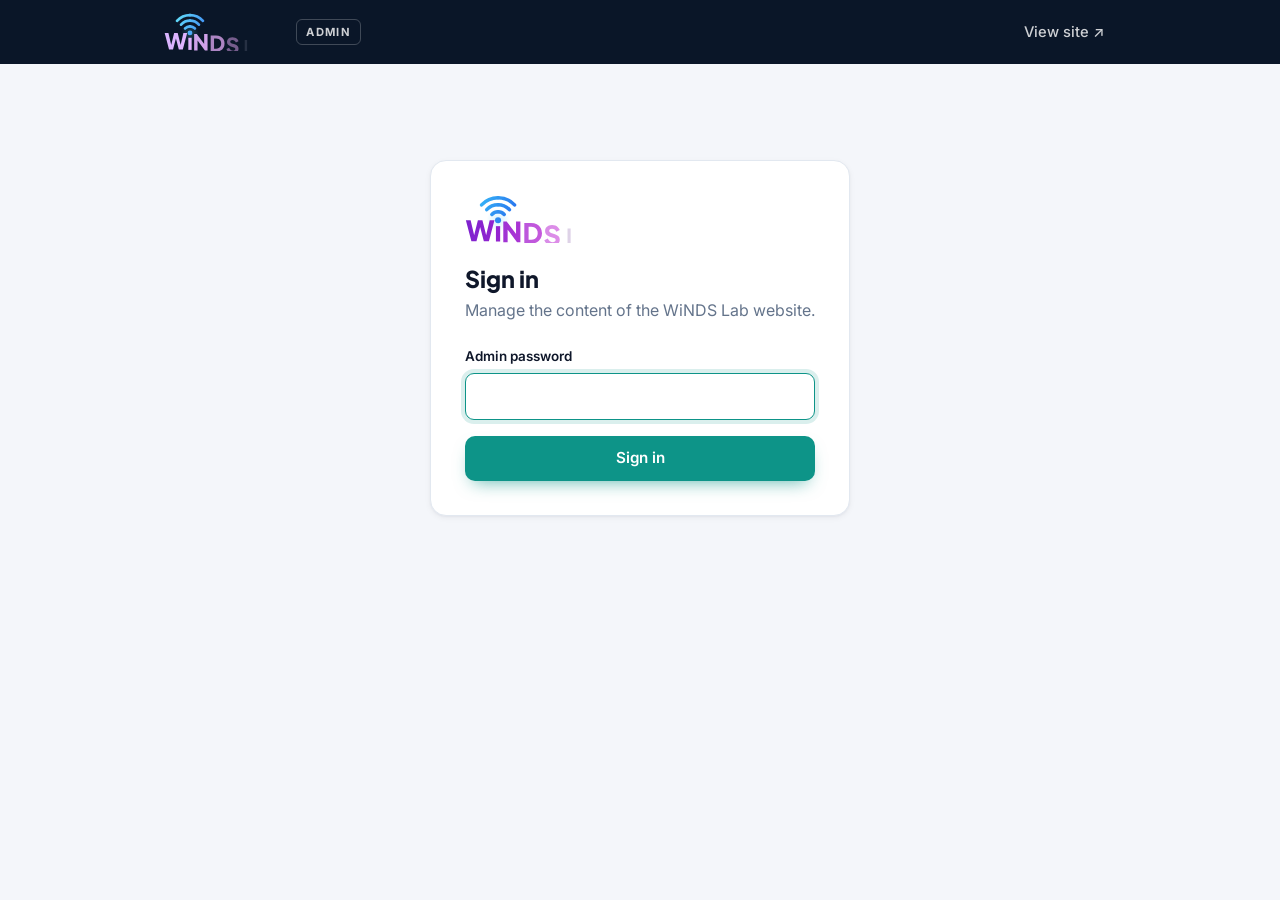
<file: admin.html>
<!doctype html>
<html lang="en">
<head>
  <meta charset="utf-8">
  <meta name="viewport" content="width=device-width, initial-scale=1">
  <meta name="robots" content="noindex, nofollow">
  <title>Admin · WiNDS Lab</title>
  <link rel="icon" href="assets/img/favicon.svg" type="image/svg+xml">
  <link rel="preconnect" href="https://fonts.googleapis.com">
  <link rel="preconnect" href="https://fonts.gstatic.com" crossorigin>
  <link href="https://fonts.googleapis.com/css2?family=Inter:wght@400;500;600;700&family=Plus+Jakarta+Sans:wght@600;700;800&display=swap" rel="stylesheet">
  <link rel="stylesheet" href="assets/style.css?v=20261118">
</head>
<body class="admin">

<header class="admin-bar">
  <div class="container nav-inner">
    <a class="logo admin-logo" href="index.html" aria-label="WiNDS Lab website">
      <img src="assets/img/logo-nav-dark.svg" alt="" width="119" height="38">
      <span class="admin-tag">Admin</span>
    </a>
    <nav class="admin-nav">
      <a href="index.html" target="_blank" rel="noopener">View site ↗</a>
      <a href="#" id="logout" hidden>Sign out</a>
    </nav>
  </div>
</header>

<main class="container">

  <!-- Shown when assets/config.js has no Google Script URL yet -->
  <div class="notice" id="setup-note" hidden>
    <strong>Almost there.</strong> The admin page needs your Google Apps Script URL.
    Follow the steps in <code>README.md</code>, then paste the URL into <code>scriptUrl</code> in <code>assets/config.js</code>.
  </div>

  <form class="panel login" id="login-form" hidden>
    <img class="login-logo" src="assets/img/logo-nav-light.svg" alt="WiNDS Lab" width="150" height="48">
    <h1>Sign in</h1>
    <p>Manage the content of the WiNDS Lab website.</p>
    <label class="field"><span>Admin password</span>
      <input type="password" id="password" autocomplete="current-password" required autofocus>
    </label>
    <button class="btn btn-primary" type="submit" id="login-btn">Sign in</button>
    <p class="error" id="login-error"></p>
  </form>

  <fieldset class="app" id="app" hidden>
    <div class="admin-head">
      <h1>Content manager</h1>
      <p>Add, edit, reorder, or delete what appears on the website.</p>
    </div>

    <div class="notice" id="empty-note" hidden>
      <strong>Your Google Sheet is empty.</strong> Use <em>Restore built-in content</em> at the bottom of this page to bring back the website’s existing content.
    </div>

    <nav class="tabs" id="tabs" role="tablist"></nav>

    <div class="notice" id="tab-note" hidden>
      <strong>One more step for this tab.</strong> Your Google Apps Script is older than the website, so it can’t save this section yet.
      Paste the latest <code>google-apps-script/Code.gs</code> into Apps Script and deploy a new version (README, “Updating the script”), then reload this page.
      Until then, the website shows this section’s built-in content.
    </div>

    <form class="panel" id="editor" novalidate>
      <h2 id="editor-title">Add</h2>
      <div class="form-grid" id="editor-fields"></div>
      <div class="form-actions">
        <button class="btn btn-primary" type="submit" id="editor-submit">Add</button>
        <button class="btn btn-ghost" type="button" id="editor-cancel" hidden>Cancel</button>
      </div>
    </form>

    <div class="list-head">
      <h2 id="list-title">Items</h2>
      <p class="small muted" id="list-hint"></p>
    </div>
    <ul class="items" id="items"></ul>

    <section class="panel" style="margin-top:40px">
      <h2>Tools</h2>
      <p class="small muted">Changes show up on the website within a few seconds. You can also edit the Google Sheet directly; the website follows it.</p>
      <div class="form-actions">
        <button class="btn btn-ghost" type="button" id="backup-btn">Download backup (data.js)</button>
        <button class="btn btn-ghost" type="button" id="import-btn">Restore built-in content</button>
      </div>
      <p class="small muted" style="margin:14px 0 0">
        <strong>Backup:</strong> save the downloaded file as <code>assets/data.js</code> to update the website’s offline copy.<br>
        <strong>Restore built-in content:</strong> adds any item from <code>assets/data.js</code> that isn’t in the Sheet yet. Nothing is deleted, and your own items and edits are kept. This runs by itself the first time you sign in.
      </p>
    </section>
  </fieldset>

</main>

<div class="toast" id="toast" role="status" aria-live="polite"></div>

<script src="assets/config.js?v=20261118"></script>
<script src="assets/data.js?v=20261118"></script>
<script src="assets/admin.js?v=20261118"></script>
</body>
</html>
</file>
<file: assets/style.css>
/* =====================================================================
   WiNDS Lab — stylesheet for the website and the admin page.
   Colours and fonts are defined once, here at the top.
   ===================================================================== */

:root {
  color-scheme: light;

  /* brand */
  --navy-950: #071122;
  --navy-900: #0a1628;
  --navy-800: #0f2240;
  --teal: #0d9488;
  --teal-700: #0f766e;
  --teal-bright: #2dd4bf;
  --teal-50: #f0fdfa;
  --teal-100: #ccfbf1;
  --indigo: #4f46e5;
  --indigo-50: #eef2ff;

  /* text & surfaces */
  --ink: #0f172a;
  --body: #334155;
  --muted: #64748b;
  --line: #e2e8f0;
  --line-strong: #cbd5e1;
  --bg: #ffffff;
  --bg-alt: #f6f8fb;

  /* label colours */
  --amber: #b45309;  --amber-50: #fffbeb;  --amber-100: #fde68a;
  --green: #15803d;  --green-50: #f0fdf4;
  --violet: #7c3aed; --violet-50: #f5f3ff;
  --sky: #0369a1;    --sky-50: #f0f9ff;
  --rose: #be123c;   --rose-50: #fff1f2;
  --slate: #475569;  --slate-50: #f1f5f9;
  --danger: #dc2626;

  --font-head: "Plus Jakarta Sans", "Inter", system-ui, -apple-system, "Segoe UI", Roboto, sans-serif;
  --font-body: "Inter", system-ui, -apple-system, "Segoe UI", Roboto, "Helvetica Neue", Arial, sans-serif;

  --radius: 18px;
  --shadow-sm: 0 1px 2px rgba(15, 23, 42, .04), 0 2px 6px rgba(15, 23, 42, .05);
  --shadow-md: 0 2px 4px rgba(15, 23, 42, .04), 0 14px 30px -10px rgba(15, 23, 42, .16);
  --shadow-lg: 0 30px 60px -22px rgba(15, 23, 42, .28), 0 8px 20px -8px rgba(15, 23, 42, .08);
  --nav-h: 72px;
}

/* ---------- base ---------- */
*, *::before, *::after { box-sizing: border-box; }
[hidden] { display: none !important; }
html { scroll-behavior: smooth; -webkit-text-size-adjust: 100%; }
body {
  margin: 0;
  background: var(--bg);
  color: var(--body);
  font: 400 16px/1.65 var(--font-body);
  -webkit-font-smoothing: antialiased;
  text-rendering: optimizeLegibility;
}
img, svg { display: block; max-width: 100%; }
a { color: var(--teal-700); text-decoration: none; }
a:hover { text-decoration: underline; text-underline-offset: 3px; }
h1, h2, h3, h4 { font-family: var(--font-head); color: var(--ink); line-height: 1.2; margin: 0; }
h1, h2 { text-wrap: balance; }
h3, h4 { text-wrap: pretty; }
p { margin: 0 0 1em; text-wrap: pretty; }
:focus-visible { outline: 3px solid rgba(45, 212, 191, .55); outline-offset: 2px; }

.container { width: 100%; max-width: 1200px; margin: 0 auto; padding: 0 24px; }
.muted { color: var(--muted); }
.small { font-size: .875rem; }
.skip { position: absolute; left: 16px; top: -60px; z-index: 100; background: #fff; color: var(--ink); padding: 10px 16px; border-radius: 8px; }
.skip:focus { top: 12px; }

/* ---------- buttons ---------- */
.btn {
  display: inline-flex; align-items: center; justify-content: center; gap: 8px;
  padding: 11px 20px; border-radius: 10px; border: 1px solid transparent;
  font: 600 .95rem/1.2 var(--font-body); white-space: nowrap; cursor: pointer;
  transition: transform .15s ease, box-shadow .2s ease, background-color .2s ease, border-color .2s ease, color .2s ease;
}
.btn:hover { text-decoration: none; transform: translateY(-1px); }
.btn:active { transform: none; }
.btn svg { width: 16px; height: 16px; flex: none; }
.btn-primary { background: var(--teal); color: #fff; box-shadow: 0 8px 18px -8px rgba(13, 148, 136, .7); }
.btn-primary:hover { background: var(--teal-700); color: #fff; }
.btn-glass { background: rgba(255, 255, 255, .08); color: #fff; border-color: rgba(255, 255, 255, .22); }
.btn-glass:hover { background: rgba(255, 255, 255, .15); color: #fff; }
.btn-outline, .btn-ghost { background: #fff; color: var(--ink); border-color: var(--line); }
.btn-outline:hover, .btn-ghost:hover { border-color: var(--line-strong); background: #f8fafc; color: var(--ink); }
.btn-danger { background: #fff; color: var(--danger); border-color: #fecaca; }
.btn-danger:hover { background: #fef2f2; color: var(--danger); }
.btn-lg { padding: 14px 26px; font-size: 1rem; border-radius: 12px; }
.btn-sm { padding: 7px 12px; font-size: .84rem; border-radius: 8px; }
.btn:disabled { opacity: .45; cursor: default; transform: none; box-shadow: none; }

/* ---------- navigation ---------- */
.site-nav {
  position: fixed; inset: 0 0 auto 0; z-index: 50; height: var(--nav-h);
  border-bottom: 1px solid transparent;
  transition: background-color .25s ease, border-color .25s ease, box-shadow .25s ease;
}
.nav-inner { height: 100%; display: flex; align-items: center; justify-content: space-between; gap: 24px; }
.logo { display: inline-flex; align-items: center; gap: 12px; color: #fff; }
.logo:hover { text-decoration: none; }
/* navbar logo: dark-background colours over the hero, the original colours once the bar turns white */
.logo-img { display: block; height: 46px; width: auto; }
.logo-img.on-light { display: none; }
.site-nav.scrolled .logo-img.on-dark, .site-nav.menu-open .logo-img.on-dark { display: none; }
.site-nav.scrolled .logo-img.on-light, .site-nav.menu-open .logo-img.on-light { display: block; }
@media (max-width: 640px) { .logo-img { height: 40px; } }
.footer-logo { display: inline-block; }
.footer-logo img { display: block; width: 200px; height: auto; }
.footer-about .footer-tagline { max-width: none; margin: 14px 0 0; font-size: .72rem; font-weight: 600; letter-spacing: .16em; text-transform: uppercase; color: rgba(255, 255, 255, .55); }
.logo-mark {
  flex: none; width: 40px; height: 40px; border-radius: 11px; display: grid; place-items: center;
  background: linear-gradient(135deg, #14b8a6, #6366f1); color: #fff;
  box-shadow: 0 6px 16px -6px rgba(79, 70, 229, .6);
}
.logo-mark svg { width: 26px; height: 26px; }
.logo-text { display: flex; flex-direction: column; line-height: 1.15; }
.logo-text strong { font-family: var(--font-head); font-size: 1.12rem; font-weight: 800; letter-spacing: -.01em; }
.logo-text small { font-size: .74rem; font-weight: 500; opacity: .68; letter-spacing: .01em; }

.nav-links { display: flex; align-items: center; gap: 2px; }
.site-nav .nav-links a:not(.btn) {
  color: rgba(255, 255, 255, .78); font-size: .94rem; font-weight: 500;
  padding: 8px 13px; border-radius: 8px; transition: color .2s, background-color .2s;
}
.site-nav .nav-links a:not(.btn):hover,
.site-nav .nav-links a.active { color: #fff; background: rgba(255, 255, 255, .09); text-decoration: none; }
.btn-nav { margin-left: 10px; padding: 9px 18px; }

.site-nav.scrolled, .site-nav.menu-open {
  background: rgba(255, 255, 255, .94);
  -webkit-backdrop-filter: saturate(180%) blur(14px); backdrop-filter: saturate(180%) blur(14px);
  border-bottom-color: var(--line); box-shadow: 0 6px 24px -14px rgba(15, 23, 42, .25);
}
.site-nav.scrolled .logo, .site-nav.menu-open .logo { color: var(--ink); }
.site-nav.scrolled .nav-links a:not(.btn) { color: var(--body); }
.site-nav.scrolled .nav-links a:not(.btn):hover,
.site-nav.scrolled .nav-links a.active { color: var(--teal-700); background: var(--teal-50); }

.menu-btn { display: none; position: relative; width: 44px; height: 44px; padding: 0; border: 0; border-radius: 10px; background: transparent; color: #fff; cursor: pointer; }
.menu-btn span { position: absolute; left: 12px; right: 12px; height: 2px; border-radius: 2px; background: currentColor; transition: transform .25s ease, opacity .2s ease; }
.menu-btn span:nth-child(1) { top: 15px; }
.menu-btn span:nth-child(2) { top: 21px; }
.menu-btn span:nth-child(3) { top: 27px; }
.site-nav.scrolled .menu-btn, .site-nav.menu-open .menu-btn { color: var(--ink); }
.menu-open .menu-btn span:nth-child(1) { transform: translateY(6px) rotate(45deg); }
.menu-open .menu-btn span:nth-child(2) { opacity: 0; }
.menu-open .menu-btn span:nth-child(3) { transform: translateY(-6px) rotate(-45deg); }

@media (max-width: 1024px) {
  .menu-btn { display: block; }
  .nav-links {
    display: none; position: absolute; top: calc(var(--nav-h) - 6px); left: 16px; right: 16px;
    flex-direction: column; align-items: stretch; gap: 2px; padding: 10px;
    background: #fff; border: 1px solid var(--line); border-radius: 16px; box-shadow: var(--shadow-lg);
  }
  .menu-open .nav-links { display: flex; }
  .site-nav .nav-links a:not(.btn) { color: var(--body); padding: 12px 14px; }
  .site-nav .nav-links a:not(.btn):hover, .site-nav .nav-links a.active { color: var(--teal-700); background: var(--teal-50); }
  .btn-nav { margin: 6px 0 0; padding: 12px; }
}

/* ---------- icons (two-tone line icons from app.js) ----------
   Each tile sets --gi-acc (accent colour) and --gi-bg (its own background) and `color` (line colour). */
.gi { display: block; width: 100%; height: 100%; overflow: visible; }
.gi .l { fill: none; stroke: currentColor; stroke-width: var(--gi-sw, 2); stroke-linecap: round; stroke-linejoin: round; transition: stroke .3s ease; }
.gi .l.thin { stroke-width: 1.3; opacity: .5; }
.gi .bg { fill: var(--gi-bg, #fff); transition: fill .3s ease; }
.gi .a { fill: none; stroke: var(--gi-acc, var(--teal)); stroke-width: var(--gi-sw, 2); stroke-linecap: round; stroke-linejoin: round; transition: stroke .3s ease; }
.gi .af { fill: var(--gi-acc, var(--teal)); transition: fill .3s ease; }
.gi .ck { fill: none; stroke: var(--gi-bg, #fff); stroke-width: 2; stroke-linecap: round; stroke-linejoin: round; }
.gi .dash { stroke-dasharray: 2.2 3.3; }
.gi .needle { transform-origin: 24px 30px; transform: rotate(-48deg); transition: transform .8s cubic-bezier(.34, 1.56, .64, 1); }
.gi .loop { transform-origin: 24px 24px; }
.gi .pk, .gi .q { transition: transform .3s ease; }
@keyframes gi-flow { to { stroke-dashoffset: -11; } }
@keyframes gi-blink { 0%, 100% { opacity: 1; } 50% { opacity: .15; } }
@keyframes gi-node { 0%, 100% { fill: var(--gi-bg, #fff); } 50% { fill: var(--gi-acc, var(--teal)); } }
@keyframes gi-slide { 0% { transform: translateX(-7px); opacity: 0; } 25%, 75% { opacity: 1; } 100% { transform: translateX(7px); opacity: 0; } }
@keyframes gi-jitter { to { transform: translateX(1.6px); } }
@keyframes gi-spin { to { transform: rotate(-360deg); } }
@keyframes gi-draw { 0% { stroke-dashoffset: 44; opacity: 1; } 40% { stroke-dashoffset: 0; } 88% { stroke-dashoffset: 0; opacity: 1; } 100% { stroke-dashoffset: 0; opacity: 0; } }
@keyframes gi-fire { 0%, 60%, 100% { opacity: 0; } 15%, 40% { opacity: 1; } }

/* ---------- hero ---------- */
.hero {
  position: relative; overflow: hidden; color: #fff;
  padding: calc(var(--nav-h) + 96px) 0 152px;
  background:
    radial-gradient(900px 520px at 85% 0%, rgba(20, 184, 166, .22), transparent 60%),
    radial-gradient(720px 480px at 0% 100%, rgba(99, 102, 241, .24), transparent 60%),
    linear-gradient(180deg, var(--navy-900) 0%, var(--navy-800) 100%);
}
.hero::before {
  content: ""; position: absolute; inset: 0; pointer-events: none;
  background-image: radial-gradient(rgba(255, 255, 255, .09) 1px, transparent 1px);
  background-size: 26px 26px;
  -webkit-mask-image: linear-gradient(180deg, #000 20%, transparent 95%); mask-image: linear-gradient(180deg, #000 20%, transparent 95%);
}
.hero > .container { position: relative; z-index: 1; }
.hero-copy { max-width: 640px; }
.hero-badge {
  display: inline-flex; align-items: center; gap: 10px; padding: 7px 16px 7px 12px; border-radius: 999px;
  background: rgba(255, 255, 255, .07); border: 1px solid rgba(255, 255, 255, .14);
  font-size: .86rem; font-weight: 500; color: rgba(255, 255, 255, .85);
}
.hero-badge .dot { width: 8px; height: 8px; border-radius: 50%; background: var(--teal-bright); box-shadow: 0 0 0 4px rgba(45, 212, 191, .2); }
.hero h1 {
  margin: 26px 0 22px; color: #fff;
  font-size: clamp(2.4rem, 5.2vw, 3.9rem); font-weight: 800; line-height: 1.06; letter-spacing: -.03em;
}
.hero h1 .accent { background: linear-gradient(90deg, #5eead4, #a5b4fc); -webkit-background-clip: text; background-clip: text; color: transparent; }
.hero-lead { max-width: 580px; margin: 0 0 36px; font-size: 1.15rem; line-height: 1.7; color: rgba(255, 255, 255, .74); }
.hero-actions { display: flex; flex-wrap: wrap; gap: 12px; }

/* background scene: IoT nodes, robots, a drone and a gateway linked by wireless links */
.hero-scene {   /* sits in the space to the right of the headline, scaled to fit */
  position: absolute; top: var(--nav-h); bottom: 72px; right: 0; max-width: 820px;
  left: calc(max(24px, 50vw - 576px) + 540px);
  pointer-events: none;
  -webkit-mask-image: linear-gradient(90deg, transparent 0, #000 14%); mask-image: linear-gradient(90deg, transparent 0, #000 14%);
}
.hero-scene svg { width: 100%; height: 100%; overflow: visible; }
.hero-scene .cov { fill: none; stroke: rgba(148, 163, 184, .12); stroke-width: 1; }
.hero-scene .pulse { fill: none; stroke: rgba(45, 212, 191, .45); stroke-width: 1.2; transform-box: fill-box; transform-origin: center; animation: ping 5.1s ease-out infinite; opacity: 0; }
.hero-scene .links path { fill: none; stroke: rgba(148, 163, 184, .45); stroke-width: 1.3; stroke-dasharray: 2 7; stroke-linecap: round; animation: flow 1.5s linear infinite; }
.hero-scene .d-body { fill: #0c1c35; stroke: rgba(203, 213, 225, .6); stroke-width: 1.5; }
.hero-scene .d-line { fill: none; stroke: rgba(203, 213, 225, .6); stroke-width: 1.5; }
.hero-scene .d-rotor { fill: none; stroke: rgba(203, 213, 225, .42); stroke-width: 1.3; }
.hero-scene .d-acc { fill: #2dd4bf; }
.hero-scene .d-led { fill: #2dd4bf; animation: blink 2.8s ease-in-out infinite; animation-delay: var(--d, 0s); }
.hero-scene .d-sig { fill: none; stroke: #2dd4bf; stroke-width: 1.5; opacity: .8; }
.hero-scene .d-rotor { transform-box: fill-box; transform-origin: center; animation: rotor .16s linear infinite; }
.hero-scene .road { fill: none; stroke: rgba(148, 163, 184, .2); stroke-width: 1.2; }
.hero-scene .lane { fill: none; stroke: rgba(148, 163, 184, .22); stroke-width: 1.2; stroke-dasharray: 14 12; }
.hero-scene .links .ln-node { stroke: rgba(148, 163, 184, .26); }
.hero-scene .links .ho { stroke: #5eead4; stroke-width: 2; stroke-dasharray: none; }
.hero-scene .old-link { fill: none; stroke: rgba(203, 213, 225, .6); stroke-width: 1.3; stroke-dasharray: 2 7; animation: fadeout 1s ease-out forwards; }
.hero-scene .burst { fill: none; stroke: #5eead4; stroke-width: 1.4; transform-box: fill-box; transform-origin: center; animation: burst 1.1s ease-out forwards; }
.hero-scene .ho-label { fill: #99f6e4; font-family: var(--font-body); font-size: 12px; font-weight: 700; letter-spacing: .14em; text-anchor: middle; animation: holabel 1.8s ease-out forwards; }
@keyframes burst { from { transform: scale(.3); opacity: 1; } to { transform: scale(2.6); opacity: 0; } }
@keyframes fadeout { from { opacity: 1; } to { opacity: 0; } }
@keyframes holabel { 0% { opacity: 0; } 15%, 70% { opacity: 1; } 100% { opacity: 0; } }
.dev *, .device-art * { vector-effect: non-scaling-stroke; stroke-linecap: round; stroke-linejoin: round; }
@keyframes ping { from { transform: scale(.4); opacity: .9; } to { transform: scale(3.2); opacity: 0; } }
@keyframes flow { to { stroke-dashoffset: -18; } }
@keyframes blink { 0%, 100% { opacity: 1; } 50% { opacity: .25; } }
@keyframes rotor { 0%, 100% { transform: scaleX(1); } 50% { transform: scaleX(.35); } }

@media (max-width: 960px) {
  .hero { padding: calc(var(--nav-h) + 56px) 0 96px; }
  .hero-scene {   /* phones and tablets: the network sits below the buttons instead of behind the text */
    position: relative; top: auto; bottom: auto; left: auto; right: auto; max-width: none;
    height: clamp(240px, 62vw, 420px); margin: 28px 0 0; -webkit-mask-image: none; mask-image: none;
  }
  .hero-scene .ho-label { font-size: 20px; }
}

/* ---------- stats bar ---------- */
.stats {
  position: relative; z-index: 2; margin-top: -72px;
  display: grid; grid-template-columns: repeat(4, 1fr);
  background: #fff; border: 1px solid var(--line); border-radius: 20px; box-shadow: var(--shadow-lg);
}
.stat { display: flex; align-items: center; gap: 16px; padding: 28px 28px; border-left: 1px solid var(--line); }
.stat-icon { flex: none; width: 52px; height: 52px; padding: 8px; --gi-sw: 2.2; border-radius: 14px; background: var(--teal-50); color: var(--navy-800); --gi-acc: var(--teal); --gi-bg: var(--teal-50); }
.stat:first-child { border-left: 0; }
.stat-num { font-family: var(--font-head); font-size: 2.3rem; font-weight: 800; line-height: 1; letter-spacing: -.03em; color: var(--ink); }
.stat-num .unit { margin-left: 3px; font-size: .55em; color: var(--teal); letter-spacing: 0; }
.stat-label { margin-top: 10px; font-size: .9rem; font-weight: 500; color: var(--muted); }
@media (max-width: 1080px) {
  .stats { grid-template-columns: 1fr 1fr; }
  .stat:nth-child(3) { border-left: 0; }
  .stat:nth-child(n+3) { border-top: 1px solid var(--line); }
}
@media (max-width: 560px) {
  .stat { flex-direction: column; align-items: flex-start; gap: 12px; padding: 22px 20px; }
  .stat-icon { width: 42px; height: 42px; padding: 7px; border-radius: 12px; }
  .stat-num { font-size: 1.9rem; }
}

/* ---------- sections ---------- */
.section { padding: 100px 0; }
.section-alt { background: var(--bg-alt); }
.section-dark {
  position: relative; color: rgba(255, 255, 255, .75);
  background:
    radial-gradient(760px 380px at 100% 0%, rgba(45, 212, 191, .14), transparent 60%),
    radial-gradient(640px 360px at 0% 100%, rgba(99, 102, 241, .18), transparent 60%),
    linear-gradient(180deg, var(--navy-900), var(--navy-800));
}
.section-dark .eyebrow { color: var(--teal-bright); }
.section-dark .section-title { color: #fff; }
.section-dark .section-desc { color: rgba(255, 255, 255, .62); }
section[id] { scroll-margin-top: var(--nav-h); }
.section-head { max-width: 700px; margin-bottom: 52px; }
.section-head.with-action { max-width: none; display: flex; justify-content: space-between; align-items: flex-end; gap: 24px; flex-wrap: wrap; }
.section-head.with-action > div { max-width: 700px; }
.eyebrow {
  display: inline-flex; align-items: center; gap: 10px;
  font-size: .78rem; font-weight: 700; letter-spacing: .14em; text-transform: uppercase; color: var(--teal-700);
}
.eyebrow::before { content: ""; width: 22px; height: 2px; border-radius: 2px; background: currentColor; }
.section-title { margin: 14px 0 16px; font-size: clamp(1.85rem, 3.3vw, 2.6rem); font-weight: 800; letter-spacing: -.02em; line-height: 1.14; }
.section-desc { margin: 0; font-size: 1.08rem; color: var(--muted); }
@media (max-width: 760px) { .section { padding: 72px 0; } .section-head { margin-bottom: 36px; } }

/* reveal on scroll (only when JavaScript is running) */
.js .reveal { opacity: 0; transform: translateY(18px); transition: opacity .7s ease, transform .7s ease; }
.js .reveal.in { opacity: 1; transform: none; }

/* ---------- about ---------- */
.mission { display: grid; grid-template-columns: 1.25fr 1fr; gap: 72px; align-items: end; }
.statement {
  margin: 18px 0 0; font-size: clamp(1.7rem, 3vw, 2.35rem); font-weight: 700; line-height: 1.28; letter-spacing: -.02em; color: var(--ink);
}
.statement span { color: var(--muted); }
.mission-text p { font-size: 1.04rem; }
.mission-text p:last-child { margin-bottom: 0; }

.process { list-style: none; margin: 64px 0 0; padding: 0; display: grid; grid-template-columns: repeat(3, 1fr); gap: 32px; position: relative; }
.process::before {   /* line connecting the three steps */
  content: ""; position: absolute; top: 32px; left: 32px; right: calc(33.33% - 4px);
  border-top: 2px dashed var(--line-strong);
}
.process li { position: relative; }
.process-icon {
  position: relative; display: block; width: 64px; height: 64px; margin-bottom: 20px; padding: 9px; --gi-sw: 2.2;
  border-radius: 17px; background: var(--navy-900); color: rgba(226, 232, 240, .92);
  --gi-acc: var(--teal-bright); --gi-bg: var(--navy-900);
  box-shadow: 0 0 0 8px #fff, 0 14px 26px -14px rgba(10, 22, 40, .7);
}
.process-icon .gi-simulate .draw { stroke-dasharray: 44; animation: gi-draw 3.4s ease-in-out infinite; }
.process-icon .gi-hardware .arc1 { animation: gi-blink 1.8s ease-in-out infinite; }
.process-icon .gi-hardware .led { animation: gi-blink 1.1s steps(2) infinite; }
.process-icon .gi-learn .lit { opacity: 0; animation: gi-fire 2.4s ease-in-out infinite; }
.process-icon .gi-learn .d1 { animation-delay: .45s; }
.process-icon .gi-learn .d2 { animation-delay: .9s; }
.process-step { display: block; margin-bottom: 4px; font-size: .74rem; font-weight: 700; letter-spacing: .12em; text-transform: uppercase; color: var(--teal-700); }
.process h3 { margin: 0 0 8px; font-size: 1.2rem; }
.process p { margin: 0; color: var(--muted); font-size: .97rem; max-width: 34ch; }
@media (max-width: 960px) {
  .mission { grid-template-columns: 1fr; gap: 24px; }
  .process { grid-template-columns: 1fr; gap: 28px; margin-top: 48px; }
  .process::before { top: 32px; bottom: 32px; left: 31px; right: auto; border-top: 0; border-left: 2px dashed var(--line-strong); }
  .process li { padding-left: 84px; }
  .process-icon { position: absolute; left: 0; top: 0; }
}

/* ---------- research ---------- */
.feature-grid {
  display: grid; grid-template-columns: repeat(3, 1fr); overflow: hidden;
  background: #fff; border: 1px solid var(--line); border-radius: 22px; box-shadow: var(--shadow-sm);
}
.feature { position: relative; display: flex; flex-direction: column; padding: 36px 34px 34px; outline: 1px solid var(--line); transition: background-color .25s ease; }
.feature::before {
  content: ""; position: absolute; inset: 0 0 auto 0; height: 3px; background: linear-gradient(90deg, var(--teal-bright), #6366f1);
  transform: scaleX(0); transform-origin: left; transition: transform .35s ease;
}
.feature:hover { background: #fbfcfd; }
.feature:hover::before { transform: scaleX(1); }
.feature-icon {
  display: block; width: 64px; height: 64px; padding: 9px; margin-bottom: 24px; border-radius: 18px; --gi-sw: 2.1;
  background: var(--teal-50); border: 1px solid var(--teal-100); color: var(--navy-800);
  --gi-acc: var(--teal); --gi-bg: var(--teal-50);
  transition: background-color .3s ease, border-color .3s ease, box-shadow .3s ease, transform .3s ease;
}
.feature:hover .feature-icon {
  background: var(--navy-900); border-color: var(--navy-900); color: #e2e8f0;
  --gi-acc: var(--teal-bright); --gi-bg: var(--navy-900);
  box-shadow: 0 14px 26px -14px rgba(10, 22, 40, .75); transform: translateY(-2px);
}
.feature:hover .gi-iot .dash, .feature:hover .gi-edge .dash { animation: gi-flow .9s linear infinite; }
.feature:hover .gi-iot .n, .feature:hover .gi-edge .n { animation: gi-node 1.4s ease-in-out infinite; }
.feature:hover .gi-wireless .arc1 { animation: gi-blink 1.2s ease-in-out infinite; }
.feature:hover .gi-wireless .arc2 { animation: gi-blink 1.2s ease-in-out .3s infinite; }
.feature:hover .gi-perf .needle { transform: rotate(52deg); }
.feature:hover .gi-congestion .pk { animation: gi-slide 1s linear infinite; }
.feature:hover .gi-congestion .q { animation: gi-jitter .45s ease-in-out infinite alternate; }
.feature:hover .gi-rl .loop { animation: gi-spin 2.6s linear infinite; }
.feature h3 { margin: 0 0 10px; font-size: 1.18rem; letter-spacing: -.01em; }
.feature p { flex: 1; margin: 0 0 20px; font-size: .97rem; color: var(--muted); }
.feature-tags { display: flex; flex-wrap: wrap; gap: 4px 0; font-size: .8rem; font-weight: 600; color: var(--teal-700); }
.feature-tags span + span::before { content: "·"; margin: 0 9px; color: var(--muted); }
@media (max-width: 1024px) { .feature-grid { grid-template-columns: repeat(2, 1fr); } }
@media (max-width: 640px) { .feature-grid { grid-template-columns: 1fr; } .feature { padding: 28px 24px; } }

.chips { display: flex; flex-wrap: wrap; gap: 6px; }
.chip { padding: 4px 10px; border-radius: 6px; background: var(--bg-alt); border: 1px solid var(--line); font-size: .78rem; font-weight: 600; color: var(--body); }

/* ---------- devices (shown on the dark section) ---------- */
.device-grid { display: grid; grid-template-columns: repeat(auto-fill, minmax(250px, 1fr)); gap: 24px; }
.device {
  display: flex; flex-direction: column; margin: 0; overflow: hidden;
  background: rgba(255, 255, 255, .035); border: 1px solid rgba(255, 255, 255, .1); border-radius: var(--radius);
  transition: transform .25s ease, border-color .25s ease, background-color .25s ease;
}
.device:hover { transform: translateY(-4px); border-color: rgba(45, 212, 191, .45); background: rgba(255, 255, 255, .055); }
.device-media {
  position: relative; aspect-ratio: 4 / 3; overflow: hidden; display: grid; place-items: center;
  border-bottom: 1px solid rgba(255, 255, 255, .08);
  background: radial-gradient(circle at 50% 50%, rgba(45, 212, 191, .12), transparent 70%);
}
.device-media::before {
  content: ""; position: absolute; inset: 0; pointer-events: none;
  background-image: radial-gradient(rgba(255, 255, 255, .09) 1px, transparent 1px); background-size: 18px 18px;
  -webkit-mask-image: radial-gradient(circle at 50% 50%, #000 30%, transparent 75%); mask-image: radial-gradient(circle at 50% 50%, #000 30%, transparent 75%);
}
.device-media.has-img { background: #0c1c35; }
.device-media.has-img::before { display: none; }
.device-media img { position: absolute; inset: 0; width: 100%; height: 100%; object-fit: cover; transition: transform .5s ease; }
.device:hover .device-media img { transform: scale(1.04); }
.device-art { position: absolute; top: 22%; bottom: 20%; left: 20%; right: 20%; width: 60%; height: 58%; overflow: visible; transition: transform .4s ease; }
.device:hover .device-art { transform: translateY(-4px); }
.device-art .d-body { fill: #0c1c35; stroke: rgba(226, 232, 240, .8); stroke-width: 1.6; }
.device-art .d-line { fill: none; stroke: rgba(226, 232, 240, .8); stroke-width: 1.6; }
.device-art .d-rotor { fill: none; stroke: rgba(226, 232, 240, .5); stroke-width: 1.4; }
.device-art .d-acc { fill: var(--teal-bright); }
.device-art .d-led { fill: var(--teal-bright); animation: blink 2.8s ease-in-out infinite; }
.device-art .d-sig { fill: none; stroke: var(--teal-bright); stroke-width: 1.6; }
.device-cat {
  position: absolute; top: 14px; left: 14px; padding: 4px 10px; border-radius: 6px;
  background: rgba(10, 22, 40, .7); border: 1px solid rgba(255, 255, 255, .14);
  font-size: .68rem; font-weight: 700; letter-spacing: .07em; text-transform: uppercase; color: rgba(255, 255, 255, .88);
}
.device-zoom { position: absolute; inset: 0; padding: 0; border: 0; background: transparent; cursor: zoom-in; }
.zoom-ico {
  position: absolute; right: 12px; bottom: 12px; width: 38px; height: 38px; display: grid; place-items: center;
  border-radius: 10px; background: rgba(10, 22, 40, .72); color: #fff; opacity: 0; transition: opacity .2s ease;
}
.device:hover .zoom-ico, .device-zoom:focus-visible .zoom-ico { opacity: 1; }
.zoom-ico svg { width: 18px; height: 18px; }
.device-body { flex: 1; display: flex; flex-direction: column; padding: 22px 24px 24px; }
.device-body h3 { margin: 0 0 8px; font-size: 1.12rem; color: #fff; }
.device-body p { flex: 1; margin: 0 0 16px; font-size: .94rem; color: rgba(255, 255, 255, .6); }
.device .chip { background: rgba(255, 255, 255, .06); border-color: rgba(255, 255, 255, .1); color: rgba(255, 255, 255, .8); }

/* ---------- software: simulators & open-source code ---------- */
.sw-list { display: grid; gap: 28px; }
.sw {
  display: grid; grid-template-columns: minmax(0, 1.4fr) minmax(0, 1fr); overflow: hidden;
  background: #fff; border: 1px solid var(--line); border-radius: var(--radius); box-shadow: var(--shadow-sm);
  transition: box-shadow .25s ease;
}
.sw:hover { box-shadow: var(--shadow-md); }
.sw:nth-child(even) .sw-media { order: 2; }          /* alternate sides when there are several */
.sw.no-media { grid-template-columns: 1fr; }
/* the screenshot sits in a dark panel that fills the card's height, whatever the image's shape */
.sw-media {
  position: relative; display: grid; place-items: center; padding: 28px;
  background: radial-gradient(circle at 50% 45%, rgba(45, 212, 191, .16), transparent 70%), #0a1628;
}
.sw-media::before {
  content: ""; position: absolute; inset: 0; pointer-events: none;
  background-image: radial-gradient(rgba(255, 255, 255, .08) 1px, transparent 1px); background-size: 18px 18px;
}
.sw-frame {
  position: relative; width: 100%; overflow: hidden; border-radius: 10px;
  box-shadow: 0 0 0 1px rgba(255, 255, 255, .12), 0 24px 48px -16px rgba(0, 0, 0, .6);
}
.sw-frame img { display: block; width: 100%; height: auto; }
.sw-frame canvas { position: absolute; inset: 0; width: 100%; height: 100%; }
.sw:hover .zoom-ico { opacity: 1; }
.sw-play {
  position: absolute; right: 12px; top: 12px; z-index: 1; width: 38px; height: 38px; display: grid; place-items: center;
  padding: 0; border: 0; border-radius: 10px; background: rgba(10, 22, 40, .72); color: #fff; cursor: pointer;
}
.sw-play:hover { background: rgba(10, 22, 40, .92); }
.sw-play:focus-visible { outline: 2px solid var(--teal-bright); outline-offset: 2px; }
.sw-play svg { width: 16px; height: 16px; }
.sw-body { display: flex; flex-direction: column; padding: 36px 36px 34px; }
.sw-top { display: flex; flex-wrap: wrap; align-items: center; gap: 10px; margin-bottom: 16px; }
.sw-cat {
  padding: 4px 10px; border-radius: 6px; background: var(--teal-50); border: 1px solid var(--teal-100);
  font-size: .7rem; font-weight: 700; letter-spacing: .07em; text-transform: uppercase; color: var(--teal-700);
}
.sw-fact { font-size: .85rem; font-weight: 600; color: var(--muted); }
.sw-fact + .sw-fact::before { content: "·"; margin-right: 10px; }
.sw-body h3 { margin: 0 0 12px; font-size: 1.6rem; letter-spacing: -.01em; }
.sw-body p { margin: 0 0 20px; color: var(--body); }
.sw-body .chips { margin-bottom: 26px; }
.sw-actions { margin-top: auto; }
@media (max-width: 900px) {
  .sw { grid-template-columns: 1fr; }
  .sw:nth-child(even) .sw-media { order: 0; }
  .sw-media { padding: 16px; }
  .sw-body { padding: 26px 24px 28px; }
  .sw-body h3 { font-size: 1.35rem; }
}

.lightbox {
  position: fixed; inset: 0; z-index: 200; display: grid; place-items: center; padding: 32px;
  background: rgba(7, 17, 34, .88); -webkit-backdrop-filter: blur(6px); backdrop-filter: blur(6px);
}
.lightbox figure { margin: 0; max-width: min(1100px, 100%); text-align: center; }
.lightbox img { max-width: 100%; max-height: calc(100vh - 140px); margin: 0 auto; border-radius: 12px; box-shadow: var(--shadow-lg); background: #fff; }
.lightbox figcaption { margin-top: 14px; color: rgba(255, 255, 255, .85); font-weight: 600; }
.lightbox-close {
  position: absolute; top: 18px; right: 18px; width: 44px; height: 44px; display: grid; place-items: center;
  border: 1px solid rgba(255, 255, 255, .2); border-radius: 12px; background: rgba(255, 255, 255, .08); color: #fff; cursor: pointer;
}
.lightbox-close:hover { background: rgba(255, 255, 255, .16); }
.lightbox-close svg { width: 20px; height: 20px; }

/* ---------- news ---------- */
.news-layout { display: grid; grid-template-columns: 5fr 7fr; gap: 56px; align-items: start; }
.news-feature {
  position: relative; overflow: hidden; display: flex; flex-direction: column; min-height: 320px;
  padding: 36px; border-radius: 24px; color: #fff; box-shadow: var(--shadow-md);
  background:
    radial-gradient(420px 260px at 100% 0%, rgba(45, 212, 191, .35), transparent 65%),
    linear-gradient(150deg, var(--teal-700) 0%, var(--navy-800) 75%);
}
.news-feature::after {   /* faint signal rings for texture */
  content: ""; position: absolute; right: -90px; bottom: -90px; width: 260px; height: 260px; border-radius: 50%;
  border: 1px solid rgba(255, 255, 255, .12); box-shadow: 0 0 0 40px rgba(255, 255, 255, .03), 0 0 0 80px rgba(255, 255, 255, .02);
}
.news-latest { align-self: flex-start; padding: 5px 10px; border-radius: 6px; background: rgba(255, 255, 255, .14); font-size: .72rem; font-weight: 700; letter-spacing: .12em; text-transform: uppercase; }
.news-feature-meta { display: flex; gap: 12px; margin-top: auto; padding-top: 40px; font-size: .8rem; font-weight: 700; letter-spacing: .07em; text-transform: uppercase; color: rgba(255, 255, 255, .7); }
.news-feature-meta span::before { content: "·"; margin-right: 12px; }
.news-feature p { position: relative; margin: 10px 0 0; font-family: var(--font-head); font-size: clamp(1.35rem, 2.2vw, 1.7rem); font-weight: 700; line-height: 1.32; letter-spacing: -.01em; }
.news-feature strong { color: #99f6e4; }
.news-feature a { color: #99f6e4; text-decoration: underline; text-decoration-thickness: 2px; text-underline-offset: 4px; }

.news-list { list-style: none; margin: 0; padding: 0; }
.news-row { display: grid; grid-template-columns: 104px 1fr; gap: 24px; padding: 18px 0; border-bottom: 1px solid var(--line); }
.news-row:first-child { padding-top: 4px; }
.news-list:not(.show-all) .extra { display: none; }
.news-when { display: flex; flex-direction: column; gap: 4px; }
.news-when time { font-size: .8rem; font-weight: 700; letter-spacing: .05em; text-transform: uppercase; color: var(--ink); white-space: nowrap; }
.news-tag { display: inline-flex; align-items: center; gap: 7px; font-size: .78rem; font-weight: 600; color: var(--muted); --tc: var(--slate); }
.news-tag::before { content: ""; width: 7px; height: 7px; border-radius: 50%; background: var(--tc); }
.tag-paper, .tag-papers { --tc: var(--indigo); }
.tag-grant { --tc: var(--green); }
.tag-award { --tc: #d97706; }
.tag-milestone { --tc: var(--violet); }
.tag-talk { --tc: var(--sky); }
.tag-event { --tc: var(--rose); }
.news-row p { margin: 0; color: var(--body); }
.news-row strong { color: var(--ink); }
.news-more { margin-top: 24px; }
@media (max-width: 960px) { .news-layout { grid-template-columns: 1fr; gap: 32px; } .news-feature { min-height: 0; } }
@media (max-width: 480px) { .news-row { grid-template-columns: 1fr; gap: 6px; } .news-when { flex-direction: row; gap: 12px; align-items: center; } }

/* ---------- people ---------- */
.pi-card {
  position: relative; overflow: hidden;
  display: grid; grid-template-columns: 200px 1fr; gap: 44px; align-items: start;
  padding: 40px; margin-bottom: 8px; background: #fff; border: 1px solid var(--line); border-radius: 24px; box-shadow: var(--shadow-md);
}
.pi-card::before { content: ""; position: absolute; inset: 0 0 auto 0; height: 4px; background: linear-gradient(90deg, var(--teal-bright), #6366f1); }
.pi-photo {
  position: relative; overflow: hidden; width: 200px; height: 200px; border-radius: 22px;
  display: grid; place-items: center; background: linear-gradient(140deg, #14b8a6, #6366f1);
  color: #fff; font-family: var(--font-head); font-size: 3.4rem; font-weight: 800;
}
.pi-photo img, .avatar img { position: absolute; inset: 0; width: 100%; height: 100%; object-fit: cover; }
.pi-card h3 { margin: 12px 0 6px; font-size: 1.85rem; font-weight: 800; letter-spacing: -.02em; }
.pi-position { margin: 0; font-weight: 600; color: var(--teal-700); }
.pi-affil { margin: 0; font-size: .95rem; color: var(--muted); }
.pi-bio { margin: 18px 0 20px; font-size: 1.02rem; }
.cred { display: flex; flex-wrap: wrap; gap: 8px; margin-bottom: 24px; }
.cred span { padding: 5px 12px; border-radius: 999px; background: var(--teal-50); border: 1px solid var(--teal-100); font-size: .82rem; font-weight: 600; color: var(--teal-700); }
.pi-links { display: flex; flex-wrap: wrap; gap: 10px; }
@media (max-width: 760px) {
  .pi-card { grid-template-columns: 1fr; gap: 24px; padding: 28px 24px; }
  .pi-photo { width: 120px; height: 120px; font-size: 2.2rem; border-radius: 18px; }
  .pi-card h3 { font-size: 1.5rem; }
}

.group-title { display: flex; align-items: center; gap: 12px; margin: 52px 0 22px; font-family: var(--font-head); font-size: 1.15rem; font-weight: 700; color: var(--ink); }
.group-title::after { content: ""; flex: 1; height: 1px; background: var(--line); }
.group-title .count { padding: 2px 10px; border-radius: 999px; background: var(--teal-50); font-size: .78rem; font-weight: 700; color: var(--teal-700); }

.people-grid { display: grid; grid-template-columns: repeat(4, 1fr); gap: 20px; }
@media (max-width: 1100px) { .people-grid { grid-template-columns: repeat(3, 1fr); } }
@media (max-width: 800px) { .people-grid { grid-template-columns: repeat(2, 1fr); } }
@media (max-width: 520px) { .people-grid { grid-template-columns: 1fr; } }
.person-card {
  display: flex; flex-direction: column; align-items: center; text-align: center;
  padding: 30px 22px 22px; background: #fff; border: 1px solid var(--line); border-radius: var(--radius); box-shadow: var(--shadow-sm);
  transition: transform .25s ease, box-shadow .25s ease, border-color .25s ease;
}
.person-card:hover { transform: translateY(-4px); box-shadow: var(--shadow-md); text-decoration: none; }
.avatar {
  position: relative; overflow: hidden; flex: none; width: 80px; height: 80px; margin-bottom: 18px; border-radius: 50%;
  display: grid; place-items: center; font-family: var(--font-head); font-size: 1.45rem; font-weight: 800;
  background: hsl(var(--h, 172) 70% 94%); color: hsl(var(--h, 172) 55% 32%);
  box-shadow: 0 0 0 4px #fff, 0 0 0 5px var(--line);
}
.person-name { margin: 0 0 6px; font-size: 1.08rem; font-weight: 700; }
.person-name a { color: inherit; }
.person-topic { margin: 0 0 14px; font-size: .92rem; line-height: 1.5; color: var(--muted); }
.award {
  display: inline-flex; align-items: center; gap: 6px; margin-bottom: 14px; padding: 4px 10px; border-radius: 999px;
  background: var(--amber-50); border: 1px solid var(--amber-100); font-size: .76rem; font-weight: 700; color: var(--amber);
}
.award svg, .now svg { width: 14px; height: 14px; }
.now {
  display: inline-flex; align-items: center; gap: 6px; margin-bottom: 14px; padding: 4px 10px; border-radius: 999px;
  background: var(--teal-50); border: 1px solid var(--teal-100); font-size: .76rem; font-weight: 700; color: var(--teal-700);
}
.person-meta { display: flex; justify-content: center; align-items: center; gap: 7px; margin-top: auto; padding-top: 14px; width: 100%; border-top: 1px solid var(--line); font-size: .82rem; font-weight: 500; color: var(--muted); }
.person-meta svg { width: 15px; height: 15px; flex: none; }
.person-card.open { background: transparent; border: 1.5px dashed var(--line-strong); box-shadow: none; color: var(--body); }
.person-card.open:hover { border-color: var(--teal); background: #fff; }
.person-card.open .avatar { background: var(--teal-50); color: var(--teal); font-size: 2rem; font-weight: 500; box-shadow: none; }
.person-card.open .person-meta { color: var(--teal-700); font-weight: 600; border-top-style: dashed; }

/* ---------- publications ---------- */
.pub-filters, .people-filters { display: flex; flex-wrap: wrap; gap: 8px; margin-bottom: 24px; }
.filter {
  padding: 8px 16px; border-radius: 999px; border: 1px solid var(--line); background: #fff; color: var(--body);
  font: 600 .9rem/1.2 var(--font-body); cursor: pointer; transition: background-color .2s, color .2s, border-color .2s;
}
.filter:hover { border-color: var(--line-strong); }
.filter .n { margin-left: 6px; font-size: .78rem; font-weight: 600; color: var(--muted); }
.filter[aria-selected="true"] { background: var(--ink); border-color: var(--ink); color: #fff; }
.filter[aria-selected="true"] .n { color: rgba(255, 255, 255, .65); }

.pub-list:not(.show-all) .extra { display: none; }
.more-row { margin-top: 24px; text-align: center; }
.pub-list { list-style: none; margin: 0; padding: 0; overflow: hidden; background: #fff; border: 1px solid var(--line); border-radius: var(--radius); box-shadow: var(--shadow-sm); }
.pub { display: grid; grid-template-columns: 100px 1fr auto; gap: 28px; align-items: start; padding: 24px 28px; border-top: 1px solid var(--line); transition: background-color .2s; }
.pub:first-child { border-top: 0; }
.pub:hover { background: #fafbfd; }
.pub-side { display: flex; flex-direction: column; align-items: flex-start; gap: 6px; }
.pub-year { font-family: var(--font-head); font-size: 1.3rem; font-weight: 800; line-height: 1.1; color: var(--ink); }
.pub-cat { padding: 3px 8px; border-radius: 6px; font-size: .66rem; font-weight: 700; letter-spacing: .07em; text-transform: uppercase; background: var(--slate-50); color: var(--slate); }
.cat-journal { background: var(--indigo-50); color: var(--indigo); }
.cat-conference { background: var(--teal-50); color: var(--teal-700); }
.cat-patent { background: var(--amber-50); color: var(--amber); }
.cat-book-chapter { background: var(--rose-50); color: var(--rose); }
.pub-title { margin: 0 0 6px; font-family: var(--font-body); font-size: 1.04rem; font-weight: 600; line-height: 1.45; letter-spacing: -.006em; text-wrap: pretty; }
.pub-authors { margin: 0 0 4px; font-size: .94rem; color: var(--body); }
.pub-authors strong { color: var(--ink); font-weight: 700; }
.pub-venue { margin: 0; font-size: .9rem; color: var(--muted); }
.pub-venue em { color: var(--body); }
.pub-link { align-self: center; }
@media (max-width: 760px) {
  .pub { grid-template-columns: 1fr; gap: 10px; padding: 22px 20px; }
  .pub-side { flex-direction: row; align-items: center; gap: 10px; }
  .pub-year { font-size: 1.05rem; }
  .pub-link { justify-self: start; margin-top: 4px; }
}

/* ---------- grants ---------- */
.funding-banner {
  position: relative; overflow: hidden;
  display: grid; grid-template-columns: auto 1fr; gap: 44px; align-items: center;
  padding: 38px 44px; margin-bottom: 24px; border-radius: 22px; color: #fff;
  background:
    radial-gradient(500px 260px at 100% 0%, rgba(45, 212, 191, .25), transparent 60%),
    radial-gradient(420px 260px at 0% 100%, rgba(99, 102, 241, .3), transparent 60%),
    linear-gradient(135deg, var(--navy-900), var(--navy-800));
}
.funding-amount { font-family: var(--font-head); font-size: clamp(2.6rem, 5vw, 3.6rem); font-weight: 800; line-height: 1; letter-spacing: -.035em; }
.funding-amount small { margin-left: 6px; font-size: .45em; color: var(--teal-bright); letter-spacing: 0; }
.funding-label { margin-top: 10px; font-size: .78rem; font-weight: 700; letter-spacing: .12em; text-transform: uppercase; color: rgba(255, 255, 255, .6); }
.funding-text { margin: 0; padding-left: 44px; border-left: 1px solid rgba(255, 255, 255, .16); font-size: 1.05rem; color: rgba(255, 255, 255, .78); max-width: 600px; }
@media (max-width: 760px) {
  .funding-banner { grid-template-columns: 1fr; gap: 20px; padding: 30px 26px; }
  .funding-text { padding: 20px 0 0; border-left: 0; border-top: 1px solid rgba(255, 255, 255, .16); }
}

.grant-grid { display: grid; grid-template-columns: repeat(2, 1fr); gap: 20px; }
@media (max-width: 760px) { .grant-grid { grid-template-columns: 1fr; } }
.grant {
  display: flex; flex-direction: column; padding: 28px; background: #fff;
  border: 1px solid var(--line); border-radius: var(--radius); box-shadow: var(--shadow-sm);
  transition: transform .25s ease, box-shadow .25s ease;
}
.grant:hover { transform: translateY(-3px); box-shadow: var(--shadow-md); }
.grant-top { display: flex; justify-content: space-between; align-items: center; gap: 12px; margin-bottom: 14px; }
.grant-amount { font-family: var(--font-head); font-size: 1.55rem; font-weight: 800; letter-spacing: -.02em; color: var(--teal-700); }
.role { padding: 4px 10px; border-radius: 6px; background: var(--navy-900); font-size: .7rem; font-weight: 800; letter-spacing: .08em; color: #fff; }
.grant h3 { flex: 1; margin: 0 0 20px; font-family: var(--font-body); font-size: 1.08rem; font-weight: 600; line-height: 1.45; letter-spacing: -.006em; }
.grant-meta { display: grid; gap: 9px; margin: 0; padding-top: 18px; border-top: 1px dashed var(--line-strong); }
.grant-meta div { display: flex; align-items: center; gap: 10px; font-size: .92rem; color: var(--body); }
.grant-meta svg { width: 17px; height: 17px; flex: none; color: var(--muted); }
.grant-progress { margin-top: 20px; }
.gp-head { display: flex; justify-content: space-between; margin-bottom: 8px; font-size: .8rem; font-weight: 700; color: var(--teal-700); }
.gp-head span:last-child { color: var(--muted); font-weight: 600; }
.gp-bar { height: 6px; border-radius: 99px; background: var(--slate-50); overflow: hidden; }
.gp-bar span { display: block; height: 100%; border-radius: inherit; background: linear-gradient(90deg, var(--teal-bright), var(--teal)); }
.gp-done .gp-head { color: var(--slate); }
.gp-done .gp-bar span { background: var(--line-strong); }
.gp-upcoming .gp-head { color: var(--indigo); }

/* ---------- join ---------- */
.join-card {
  position: relative; overflow: hidden;
  display: grid; grid-template-columns: 1fr 1fr; gap: 56px; align-items: center;
  padding: 64px; border-radius: 28px; color: #fff;
  background:
    radial-gradient(700px 360px at 100% 0%, rgba(45, 212, 191, .22), transparent 60%),
    radial-gradient(600px 360px at 0% 100%, rgba(99, 102, 241, .3), transparent 60%),
    linear-gradient(135deg, var(--navy-900), var(--navy-800));
}
.join-card::before {
  content: ""; position: absolute; inset: 0; pointer-events: none;
  background-image: radial-gradient(rgba(255, 255, 255, .07) 1px, transparent 1px); background-size: 24px 24px;
  -webkit-mask-image: linear-gradient(90deg, transparent, #000); mask-image: linear-gradient(90deg, transparent, #000);
}
.join-card > * { position: relative; }
.join-card .eyebrow { color: var(--teal-bright); }
.join-card .section-title { color: #fff; }
.join-card p { color: rgba(255, 255, 255, .74); font-size: 1.05rem; }
.join-actions { display: flex; flex-wrap: wrap; gap: 12px; margin-top: 30px; }
.join-steps { list-style: none; margin: 0; padding: 0; display: grid; gap: 14px; }
.join-steps li { display: flex; gap: 16px; align-items: flex-start; padding: 20px 22px; border-radius: 16px; background: rgba(255, 255, 255, .06); border: 1px solid rgba(255, 255, 255, .1); }
.step-icon {
  flex: none; display: block; width: 46px; height: 46px; padding: 8px; border-radius: 12px; --gi-sw: 2.8;
  background: var(--teal-bright); color: var(--navy-900); --gi-acc: var(--navy-900); --gi-bg: var(--teal-bright);
  transition: transform .25s ease;
}
.join-steps li:hover .step-icon { transform: translateY(-2px) rotate(-4deg); }
.join-steps h3 { margin: 2px 0 4px; font-size: 1.02rem; color: #fff; }
.join-steps p { margin: 0; font-size: .93rem; color: rgba(255, 255, 255, .68); }
.join-steps a { color: var(--teal-bright); font-weight: 600; }
@media (max-width: 960px) { .join-card { grid-template-columns: 1fr; gap: 36px; padding: 40px 26px; border-radius: 22px; } }

/* ---------- footer ---------- */
.footer { padding: 72px 0 32px; background: var(--navy-950); color: rgba(255, 255, 255, .62); font-size: .94rem; }
.footer-grid { display: grid; grid-template-columns: 1.6fr 1fr 1fr; gap: 48px; }
.footer-about p { max-width: 40ch; margin: 18px 0 0; }
.footer h4 { margin: 4px 0 16px; font-family: var(--font-body); font-size: .76rem; font-weight: 700; letter-spacing: .14em; text-transform: uppercase; color: #fff; }
.footer-links a { display: block; padding: 5px 0; color: rgba(255, 255, 255, .62); }
.footer-links a:hover { color: #fff; text-decoration: none; }
.to-top { display: inline-flex; align-items: center; gap: 6px; color: rgba(255, 255, 255, .7); }
.to-top:hover { color: #fff; text-decoration: none; }
.to-top svg { width: 15px; height: 15px; transition: transform .2s ease; }
.to-top:hover svg { transform: translateY(-2px); }
.footer-bottom { display: flex; justify-content: space-between; flex-wrap: wrap; gap: 12px; margin-top: 56px; padding-top: 24px; border-top: 1px solid rgba(255, 255, 255, .1); font-size: .85rem; }
@media (max-width: 760px) { .footer-grid { grid-template-columns: 1fr; gap: 36px; } }

@media (prefers-reduced-motion: reduce) {
  html { scroll-behavior: auto; }
  .js .reveal { opacity: 1; transform: none; transition: none; }
  .hero-scene *, .device-art *, .gi * { animation: none !important; transition: none !important; }
  .gi .lit { opacity: 1; }
  .btn, .feature, .device, .sw, .person-card, .grant { transition: none; }
}


/* =====================================================================
   Admin page
   ===================================================================== */
.admin { background: #f4f6fa; }
.admin-bar { background: var(--navy-900); color: #fff; }
.admin-bar .nav-inner { height: 64px; }
.admin-logo { gap: 14px; }
.admin-logo img { display: block; height: 38px; width: auto; }
.admin-tag { padding: 3px 9px; border-radius: 6px; border: 1px solid rgba(255, 255, 255, .22); font-size: .7rem; font-weight: 700; letter-spacing: .12em; text-transform: uppercase; color: rgba(255, 255, 255, .8); }
.admin-nav { display: flex; align-items: center; gap: 6px; }
.admin-nav a { color: rgba(255, 255, 255, .8); font-size: .92rem; font-weight: 500; padding: 7px 12px; border-radius: 8px; }
.admin-nav a:hover { color: #fff; background: rgba(255, 255, 255, .09); text-decoration: none; }
.admin .container { max-width: 1000px; }
.admin main { padding-top: 40px; padding-bottom: 80px; }
.admin-head { margin-bottom: 28px; }
.admin-head h1 { font-size: 1.75rem; font-weight: 800; letter-spacing: -.02em; margin-bottom: 4px; }
.admin-head p { margin: 0; color: var(--muted); }
.admin h2 { font-size: 1.15rem; font-weight: 700; margin-bottom: 16px; }

.panel { margin-bottom: 24px; padding: 26px; background: #fff; border: 1px solid var(--line); border-radius: 16px; box-shadow: var(--shadow-sm); scroll-margin-top: 24px; }
.login { max-width: 420px; margin: 56px auto; padding: 34px; text-align: left; }
.login-logo { display: block; height: 48px; width: auto; margin-bottom: 22px; }
.login h1 { font-size: 1.45rem; font-weight: 800; margin-bottom: 4px; }
.login > p { color: var(--muted); margin-bottom: 22px; }
.login .btn { width: 100%; padding: 12px; }
.notice { margin-bottom: 24px; padding: 14px 18px; border-radius: 12px; background: var(--amber-50); border: 1px solid var(--amber-100); color: #78350f; }
.notice code { font-size: .9em; background: rgba(255, 255, 255, .7); padding: 1px 5px; border-radius: 4px; }
.error { margin: 12px 0 0; font-size: .92rem; color: var(--danger); }
.error:empty { display: none; }

.field { display: block; margin-bottom: 16px; }
.field > span { display: block; margin-bottom: 6px; font-size: .84rem; font-weight: 600; color: var(--ink); }
.field small { display: block; margin-top: 5px; font-size: .8rem; color: var(--muted); }
.admin input, .admin select, .admin textarea {
  width: 100%; padding: 10px 12px; border: 1px solid var(--line-strong); border-radius: 9px; background: #fff;
  font: inherit; font-size: .95rem; color: var(--ink); transition: border-color .15s, box-shadow .15s;
}
.admin textarea { min-height: 84px; resize: vertical; }
.admin input:focus, .admin select:focus, .admin textarea:focus { outline: none; border-color: var(--teal); box-shadow: 0 0 0 4px rgba(13, 148, 136, .15); }
.form-grid { display: grid; grid-template-columns: 1fr 1fr; gap: 0 18px; }
.form-grid .wide { grid-column: 1 / -1; }
@media (max-width: 640px) { .form-grid { grid-template-columns: 1fr; } }
.form-actions { display: flex; flex-wrap: wrap; gap: 10px; }
.image-field { display: flex; gap: 8px; align-items: center; }
.image-field input[type="text"] { flex: 1; min-width: 0; }
.image-field .btn { flex: none; padding: 10px 14px; }
.img-preview { display: block; width: 120px; height: 90px; margin-top: 10px; object-fit: cover; border-radius: 8px; border: 1px solid var(--line); background: var(--bg-alt); }

fieldset.app { min-width: 0; margin: 0; padding: 0; border: 0; }
.tabs { display: flex; flex-wrap: wrap; gap: 6px; margin-bottom: 20px; padding: 6px; background: #fff; border: 1px solid var(--line); border-radius: 14px; box-shadow: var(--shadow-sm); }
.tabs button {
  flex: 1 1 auto; padding: 9px 14px; border: 0; border-radius: 10px; background: transparent; color: var(--body);
  font: 600 .92rem/1.2 var(--font-body); cursor: pointer; transition: background-color .15s, color .15s;
}
.tabs button:hover { background: var(--bg-alt); }
.tabs button[aria-selected="true"] { background: var(--navy-900); color: #fff; }
.tabs .count { margin-left: 6px; padding: 1px 7px; border-radius: 999px; background: rgba(100, 116, 139, .14); font-size: .76rem; }
.tabs button[aria-selected="true"] .count { background: rgba(255, 255, 255, .18); }

.list-head { display: flex; justify-content: space-between; align-items: baseline; gap: 12px; flex-wrap: wrap; margin: 36px 0 12px; }
.list-head h2 { margin: 0; }
.list-head p { margin: 0; }
.items { list-style: none; margin: 0; padding: 0; overflow: hidden; background: #fff; border: 1px solid var(--line); border-radius: 16px; box-shadow: var(--shadow-sm); }
.items li { display: flex; align-items: center; gap: 14px; padding: 14px 18px; border-top: 1px solid var(--line); }
.items li:first-child { border-top: 0; }
.items li:hover { background: #fafbfd; }
.items li.editing { background: var(--teal-50); box-shadow: inset 3px 0 0 var(--teal); }
.items li.muted { justify-content: center; padding: 28px; }
.item-main { flex: 1; min-width: 0; }
.item-main strong { display: block; overflow: hidden; text-overflow: ellipsis; white-space: nowrap; font-size: .96rem; font-weight: 600; color: var(--ink); }
.item-actions { display: flex; flex: none; gap: 6px; }
@media (max-width: 640px) {
  .items li { flex-direction: column; align-items: stretch; }
  .item-main strong { white-space: normal; }
}

.toast {
  position: fixed; left: 50%; bottom: 28px; z-index: 100; max-width: calc(100% - 32px);
  padding: 12px 20px; border-radius: 12px; background: var(--navy-900); color: #fff; font-size: .93rem; font-weight: 500;
  box-shadow: var(--shadow-lg); opacity: 0; pointer-events: none; transform: translate(-50%, 16px);
  transition: opacity .2s ease, transform .2s ease;
}
.toast.show { opacity: 1; transform: translate(-50%, 0); }
.toast.bad { background: var(--danger); }
</file>
